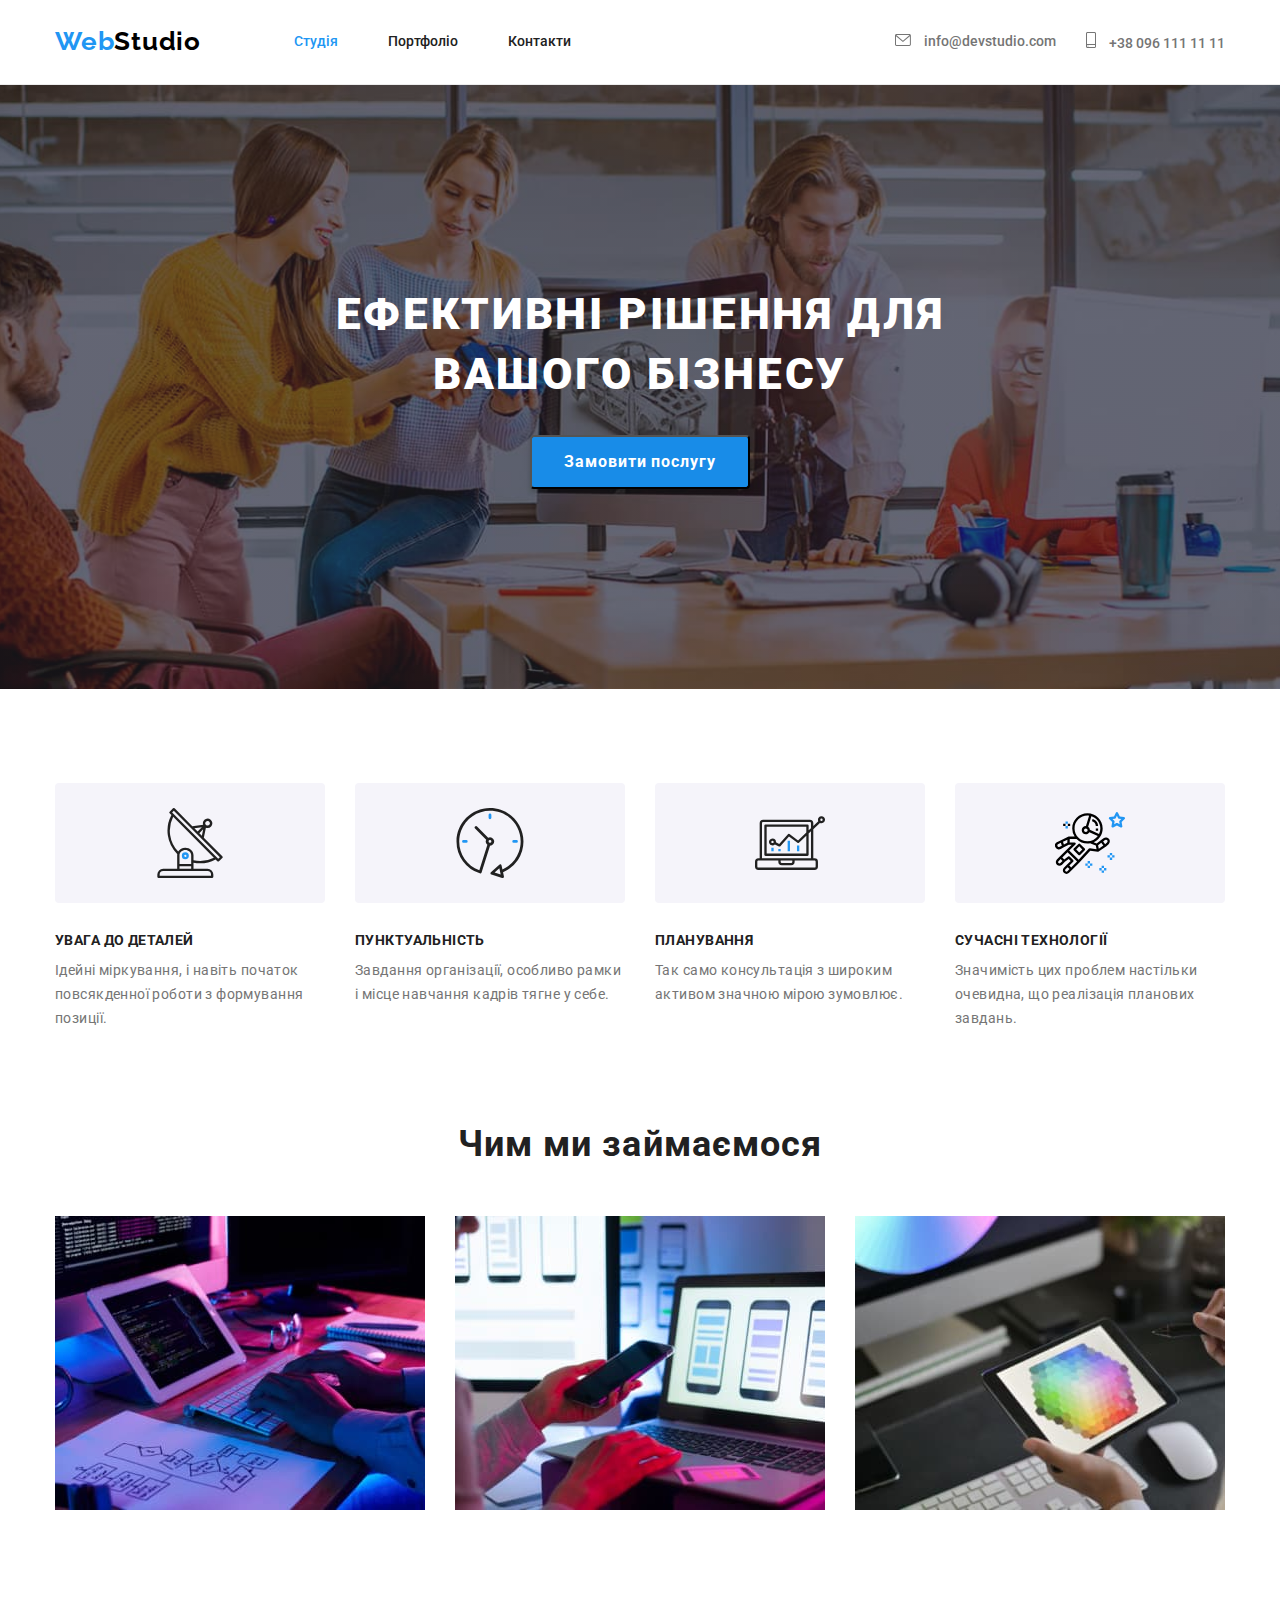
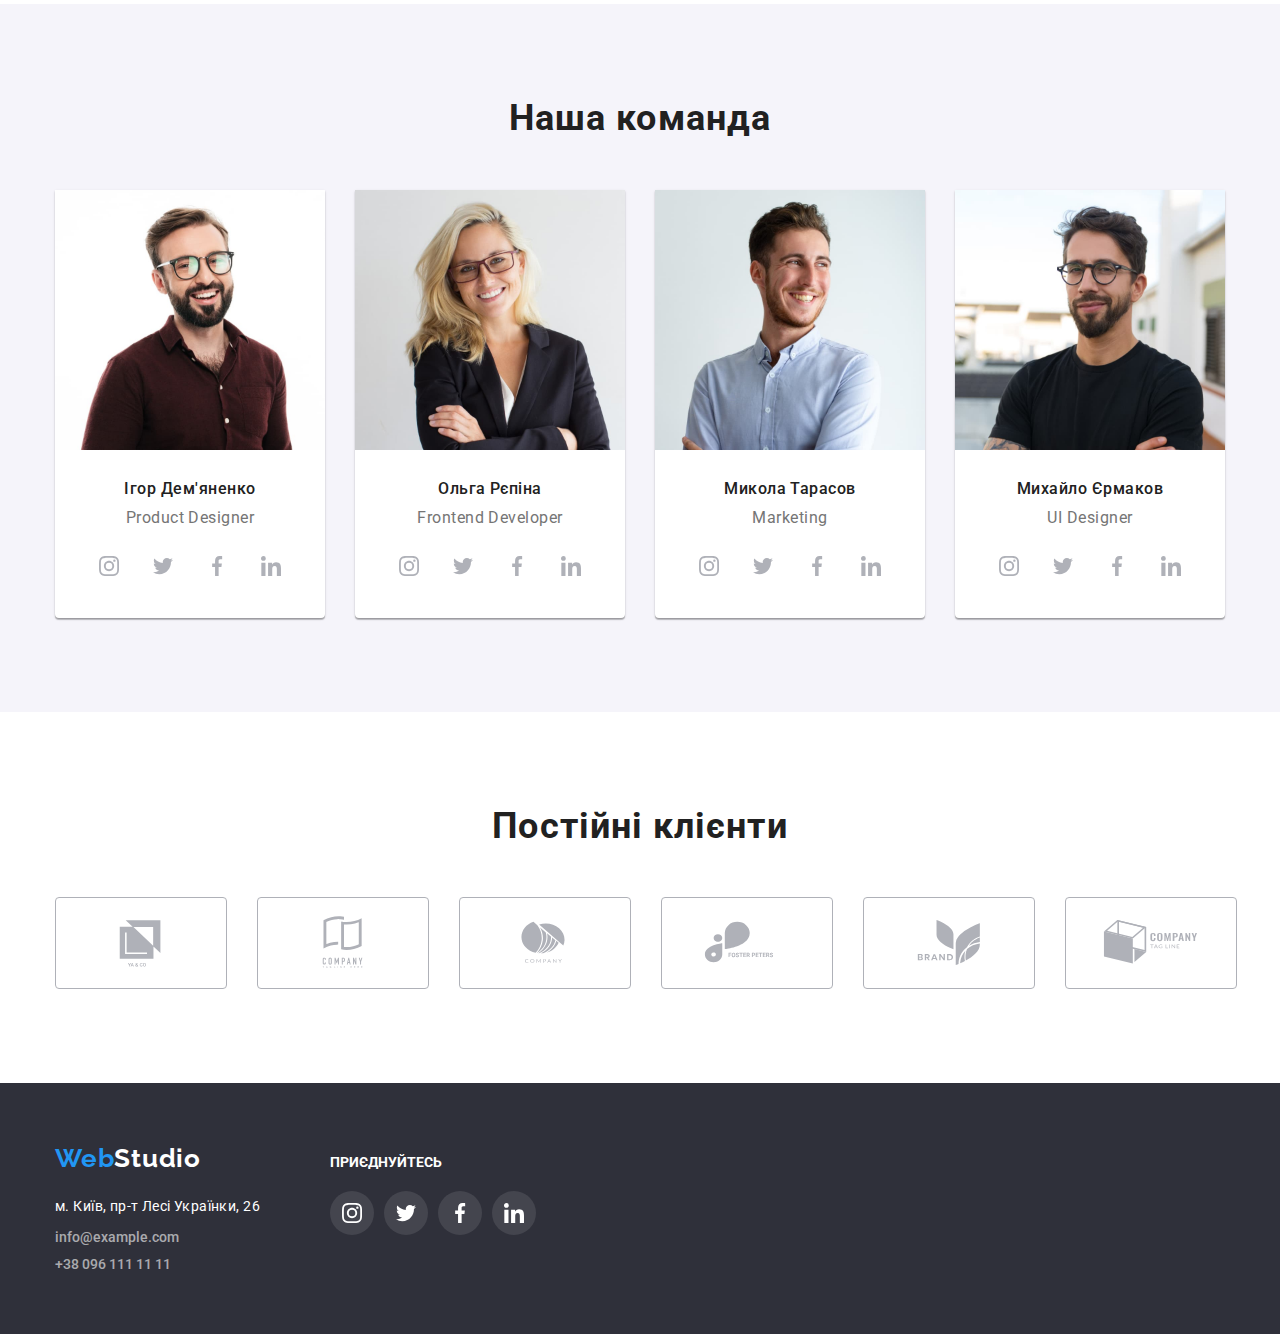
<file: index.html>
<!DOCTYPE html>
<html lang="uk">
<head>
    <meta charset="UTF-8">
    <meta http-equiv="X-UA-Compatible" content="IE=edge">
    <meta name="viewport" content="width=device-width, initial-scale=1.0">
    <link rel="preconnect" href="https://fonts.googleapis.com">
    <link rel="preconnect" href="https://fonts.gstatic.com" crossorigin>
    <link href="https://fonts.googleapis.com/css2?family=Raleway:wght@700&family=Roboto:wght@400;500;700;900&display=swap"
        rel="stylesheet">
        <link rel="stylesheet" href="./css/modern-normalize.css">
        <link rel="stylesheet" href="./css/styles.css">
    <title>WebStudio</title>
</head>
<body>
<!--Шапка-->
    <header class="page-header">
        <div class="container header-container">
    <a href="./index.html" class="header-logo"> <span class="logo-web">Web</span><span class="logo-studio">Studio</span></a>
    <nav class="navigation">
    <ul class="navigation-list list">
        <li class="navigation-link"> <a href="./index.html" class="link-current">Студія</a></li>
        <li class="navigation-link"> <a href="./portfolio.html">Портфоліо</a></li>
        <li class="navigation-link"> <a href="">Контакти</a></li>
    </ul>
</nav>
<ul class="contacts-list list">
    <li class="contacts-link"> 
        <a href="mailto:info@devstudio.com" class="mail">
            <svg class="icon-contact" width="16" height="12">
                <use href="./images/icons.svg#icon-envelope">
    </use>
                </svg>
                info@devstudio.com
            </a>
</li>
    <li class="contacts-link"> 
        <a href="tel:+380961111111" class="phone">
            <svg class="icon-contact" width="10" height="16">
                <use href="./images/icons.svg#icon-smartphone">
                </use>
            </svg>
            +38 096 111 11 11
        </a>
    </li>
</ul>
</div>
    </header>
<!--Герой-->
    <main>
        <section class="hero section">
            <div class="container">
            <h1 class="hero-text">Ефективні рішення для вашого бізнесу</h1>
            <button type="button" class="hero-btn">Замовити послугу</button>
            </div>
        </section>
<section class="testimonials section">
    <div class="container">
    <h2 class="visually-hidden">Правила роботи</h2>
    <ul class="testimonials-scroll list">
        <li class="testimonials-item">
            <div class="block-testimonials">
                <svg class="testimonials-icons" width="70" height="70">
                    <use href="./images/icons.svg#icon-antenna">
                    </use>
                </svg>
            </div>
            <h3 class="testimonials-text">Увага до деталей</h3>
            <p class="testimonials-description">Ідейні міркування, і навіть початок повсякденної роботи з формування позиції.</p>
        </li>
        <li class="testimonials-item">
            <div class="block-testimonials">
                <svg class="testimonials-icons" width="70" height="70">
                    <use href="./images/icons.svg#icon-clock">
                    </use>
                </svg>
            </div>
            <h3 class="testimonials-text">Пунктуальність</h3>
            <p class="testimonials-description">Завдання організації, особливо рамки і місце навчання кадрів тягне у себе.</p>
        </li>
        <li class="testimonials-item">
            <div class="block-testimonials">
                <svg class="testimonials-icons" width="70" height="70">
                    <use href="./images/icons.svg#icon-diagram">
                    </use>
                </svg>
            </div>
            <h3 class="testimonials-text">Планування</h3>
            <p class="testimonials-description">Так само консультація з широким активом значною мірою зумовлює.</p>
        </li>
        <li class="testimonials-item">
            <div class="block-testimonials">
                <svg class="testimonials-icons" width="70" height="70">
                    <use href="./images/icons.svg#icon-astronaut">
                    </use>
                </svg>
            </div>
            <h3 class="testimonials-text">Сучасні технології</h3>
            <p class="testimonials-description">Значимість цих проблем настільки очевидна, що реалізація планових завдань.</p>
        </li>
    </ul>
    </div>
</section>
<section class="about-projects section">
    <div class="container">
    <h2 class="about-sections">Чим ми займаємося</h2>
    <ul class="about-scroll list">
        <li class="about-item"><img src="./images/keyboard.jpg" alt="створення коду за макетом" width="370"></li>
        <li class="about-item"><img src="./images/cellphone.jpg" alt="виконання UX/UI дизайну" width="370"></li>
        <li class="about-item"><img src="./images/rgb.jpg" alt="підбір кольору за допомогою RGB" width="370"></li>  
</ul>
</div>
</section>
<section class="about-team section">
    <div class="container">
    <h2 class="about-sections">Наша команда</h2>
    <ul class="about-scroll list">
        <li class="team-item"> <img src="./images/team-member1.jpg" alt="Ігор Дем'яненко" width="270">
            <div class="team-description">
            <h3 class="about-names">Ігор Дем'яненко</h3>
        <p lang="en" class="about-jobs">Product Designer</p>
        <ul class="social-list list">
            <li class="teammate-social-item">
                <a href="" class="social-link">
                    <svg class="social-icon" width="20" height="20">
                        <use href="./images/icons.svg#icon-instagram"></use>
                    </svg>
                </a>
            </li>
            <li class="teammate-social-item">
                <a href="" class="social-link">
                    <svg class="social-icon" width="20" height="20">
                        <use href="./images/icons.svg#icon-twitter"></use>
                    </svg>
                </a>
            </li>
            <li class="teammate-social-item">
                <a href="" class="social-link">
                    <svg class="social-icon" width="20" height="20">
                        <use href="./images/icons.svg#icon-facebook"></use>
                    </svg>
                </a>
            </li>
            <li class="teammate-social-item">
                <a href="" class="social-link">
                    <svg class="social-icon" width="20" height="20">
                        <use href="./images/icons.svg#icon-linkedin"></use>
                    </svg>
                </a>
            </li>
        </ul>
    </div>
    </li>
    <li class="team-item"> <img src="./images/team-member2.jpg" alt="Ольга Рєпіна" width="270">
        <div class="team-description">
        <h3 class="about-names">Ольга Рєпіна</h3>
    <p lang="en" class="about-jobs">Frontend Developer</p>
    <ul class="social-list list">
        <li class="teammate-social-item">
            <a href="" class="social-link">
                <svg class="social-icon" width="20" height="20">
                    <use href="./images/icons.svg#icon-instagram"></use>
                </svg>
            </a>
        </li>
        <li class="teammate-social-item">
            <a href="" class="social-link">
                <svg class="social-icon" width="20" height="20">
                    <use href="./images/icons.svg#icon-twitter"></use>
                </svg>
            </a>
        </li>
        <li class="teammate-social-item">
            <a href="" class="social-link">
                <svg class="social-icon" width="20" height="20">
                    <use href="./images/icons.svg#icon-facebook"></use>
                </svg>
            </a>
        </li>
        <li class="teammate-social-item">
            <a href="" class="social-link">
                <svg class="social-icon" width="20" height="20">
                    <use href="./images/icons.svg#icon-linkedin"></use>
                </svg>
            </a>
        </li>
    </ul>
</div>
</li>
    <li class="team-item"><img src="./images/team-member3.jpg" alt="Микола Тарасов" width="270">
        <div class="team-description">
        <h3 class="about-names">Микола Тарасов</h3>
    <p lang="en" class="about-jobs">Marketing</p>
    <ul class="social-list list">
        <li class="teammate-social-item">
            <a href="" class="social-link">
                <svg class="social-icon" width="20" height="20">
                    <use href="./images/icons.svg#icon-instagram"></use>
                </svg>
            </a>
        </li>
        <li class="teammate-social-item">
            <a href="" class="social-link">
                <svg class="social-icon" width="20" height="20">
                    <use href="./images/icons.svg#icon-twitter"></use>
                </svg>
            </a>
        </li>
        <li class="teammate-social-item">
            <a href="" class="social-link">
                <svg class="social-icon" width="20" height="20">
                    <use href="./images/icons.svg#icon-facebook"></use>
                </svg>
            </a>
        </li>
        <li class="teammate-social-item">
            <a href="" class="social-link">
                <svg class="social-icon" width="20" height="20">
                    <use href="./images/icons.svg#icon-linkedin"></use>
                </svg>
            </a>
        </li>
    </ul>
</div>
</li>
    <li class="team-item"><img src="./images/team-member4.jpg" alt="Михайло Єрмаков" width="270">
        <div class="team-description">
        <h3 class="about-names">Михайло Єрмаков</h3>
    <p lang="en" class="about-jobs">UI Designer</p>
    <ul class="social-list list">
        <li class="teammate-social-item">
            <a href="" class="social-link">
                <svg class="social-icon" width="20" height="20">
                    <use href="./images/icons.svg#icon-instagram"></use>
                </svg>
            </a>
        </li>
        <li class="teammate-social-item">
            <a href="" class="social-link">
                <svg class="social-icon" width="20" height="20">
                    <use href="./images/icons.svg#icon-twitter"></use>
                </svg>
            </a>
        </li>
        <li class="teammate-social-item">
            <a href="" class="social-link">
                <svg class="social-icon" width="20" height="20">
                    <use href="./images/icons.svg#icon-facebook"></use>
                </svg>
            </a>
        </li>
        <li class="teammate-social-item">
            <a href="" class="social-link">
                <svg class="social-icon" width="20" height="20">
                    <use href="./images/icons.svg#icon-linkedin"></use>
                </svg>
            </a>
        </li>
    </ul>
</div>
</li>
    </ul>
    </div>
</section>
<!--Постоянные клиенты-->
<section class="clients section">
    <div class="container">
        <h2 class="about-sections">Постійні клієнти</h2>
        <ul class="our-clients list">
            <li class="logo-item"> 
                <a href="" class="clients-logo">
                    <svg class="clients-icon" width="106" height="60">
                    <use href="./images/icons.svg#icon-Client-1">
                    </use>
                    </svg>
                    </a>
            </li>
            <li class="logo-item"> 
                <a href="" class="clients-logo">
                    <svg class="clients-icon" width="106" height="60">
                    <use href="./images/icons.svg#icon-Client-2">
                    </use>
                    </svg>
                    </a>
            </li>
            <li class="logo-item"> 
                <a href="" class="clients-logo">
                    <svg class="clients-icon" width="106" height="60">
                    <use href="./images/icons.svg#icon-Client-3">
                    </use>
                    </svg>
                    </a>
            </li>
            <li class="logo-item"> 
                <a href="" class="clients-logo">
                    <svg class="clients-icon" width="106" height="60">
                    <use href="./images/icons.svg#icon-Client-4">
                    </use>
                    </svg>
                    </a>
                <li class="logo-item"> 
                    <a href="" class="clients-logo">
                        <svg class="clients-icon" width="106" height="60">
                        <use href="./images/icons.svg#icon-Client-5">
                        </use>
                        </svg>
                        </a>
                    <li class="logo-item">
                        <a href="" class="clients-logo">
                            <svg class="clients-icon" width="106" height="60">
                            <use href="./images/icons.svg#icon-Client-6">
                            </use>
                            </svg>
                            </a>
            </li>
        </ul>
    </div>
</section>
    </main>
    <footer class="page-footer">
        <div class="container footer-content">
            <div class="footer-container">
            <a href="./index.html" class="footer-logo"> <span class="footer-web">Web</span><span class="footer-studio">Studio</span></a>
            <address class="contact-address">
                <ul class="footer-contacts-list">
                    <li class="footer-contact-item list">
                        <a href="https://goo.gl/maps/eDtE6KMM95kPjkAP6" target="_blank" rel="noopener noreferrer"
                            class="map-link link">м. Київ, пр-т Лесі Українки, 26</a>
                    </li>
                    <li class="footer-contact-item list">
                        <a href="mailto:info@example.com" class="footer-contact-link link">info@example.com</a>
                    </li>
                    <li class="footer-contact-item list">
                        <a href="tel:+380991111111" class="footer-contact-link link">+38 096 111 11 11</a>
                    </li>
                </ul>
            </address>
        </div>
        <div class="footer-social">
            <h2 class="footer-social-title">приєднуйтесь</h2>
            <ul class="footer-social-list list">
                <li class="footer-social-item">
                    <a href="" class="footer-social-link social-link">
                        <svg class="footer-social-icon social-icon" width="20" height="20">
                            <use href="./images/icons.svg#icon-instagram"></use>
                        </svg>
                    </a>
                </li>
                <li class="footer-social-item">
                    <a href="" class="footer-social-link social-link">
                        <svg class="footer-social-icon social-icon" width="20" height="20">
                            <use href="./images/icons.svg#icon-twitter"></use>
                        </svg>
                    </a>
                </li>
                <li class="footer-social-item">
                    <a href="" class="footer-social-link social-link">
                        <svg class="footer-social-icon social-icon" width="20" height="20">
                            <use href="./images/icons.svg#icon-facebook"></use>
                        </svg>
                    </a>
                </li>
                <li class="footer-social-item">
                    <a href="" class="footer-social-link social-link">
                        <svg class="footer-social-icon social-icon" width="20" height="20">
                            <use href="./images/icons.svg#icon-linkedin"></use>
                        </svg>
                    </a>
                </li>
            </ul>
        </div>
        </div>
    </footer>
</body>
</html>
</file>
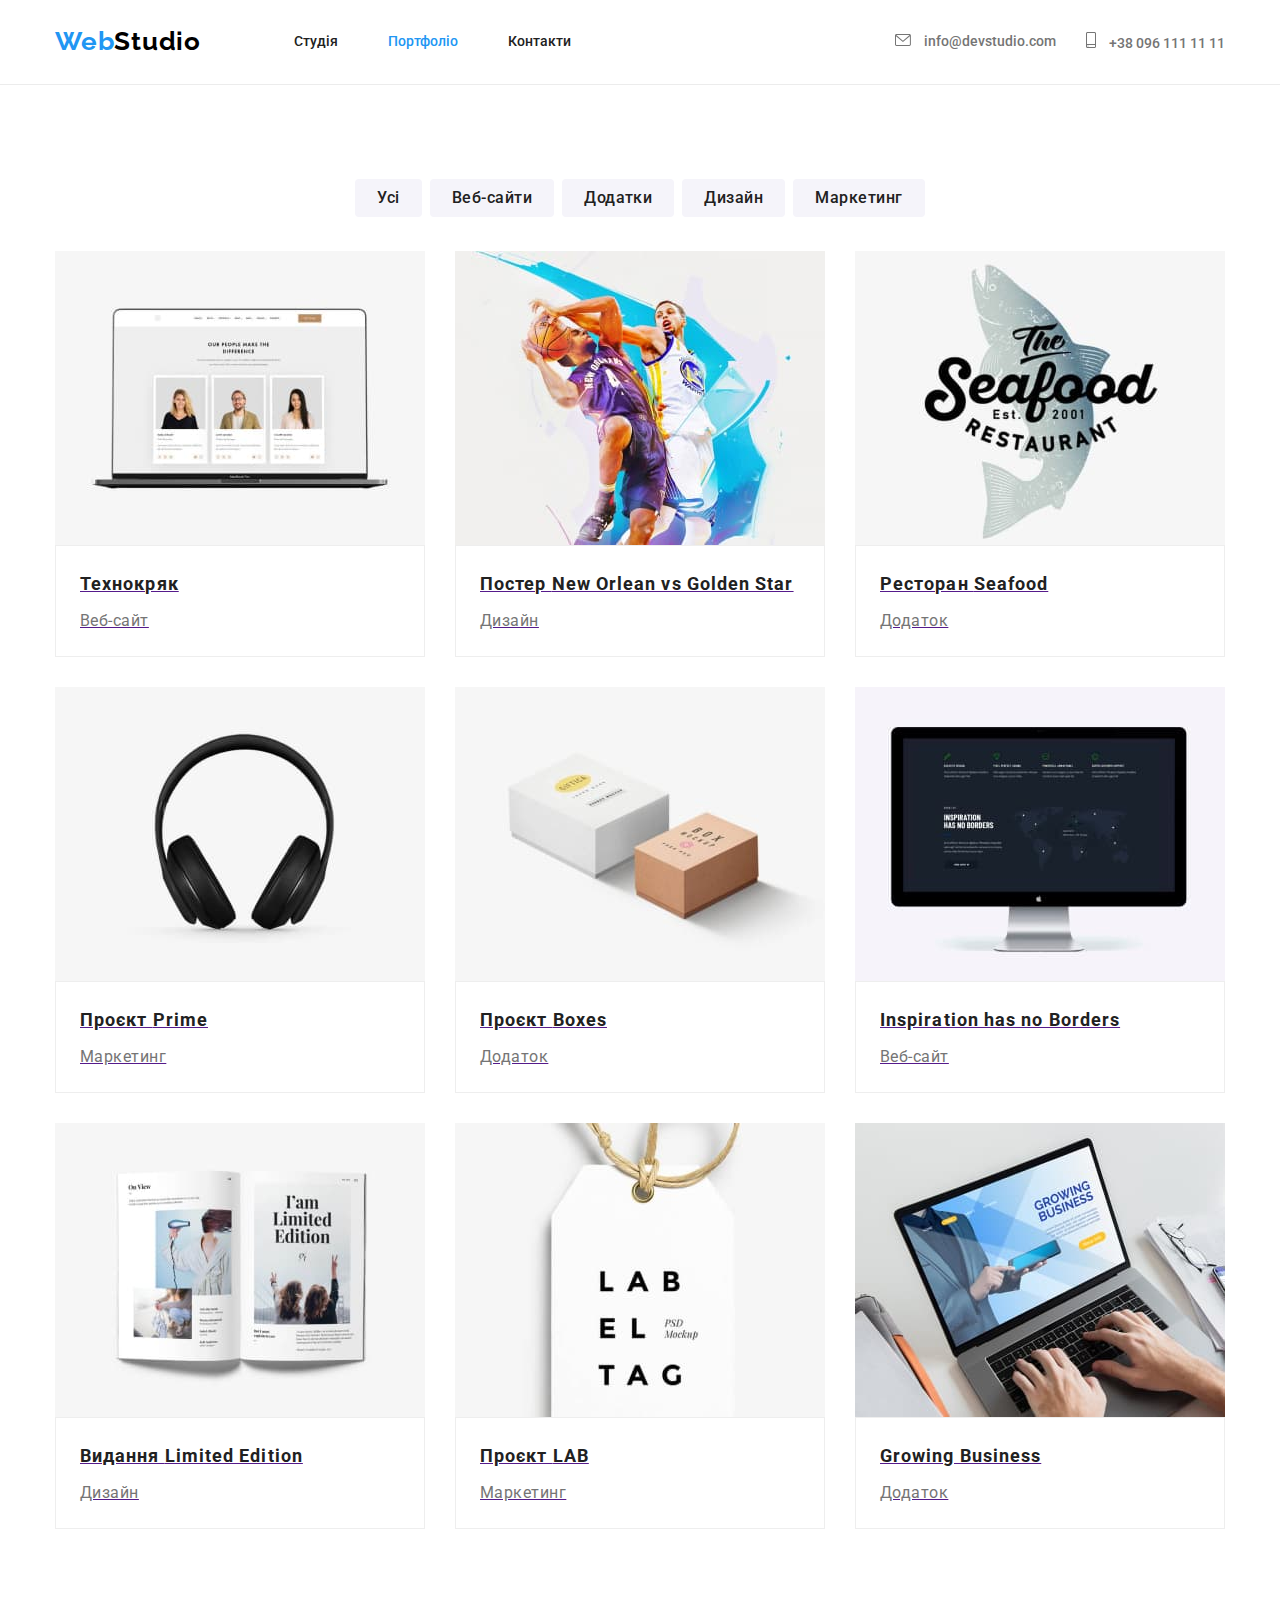
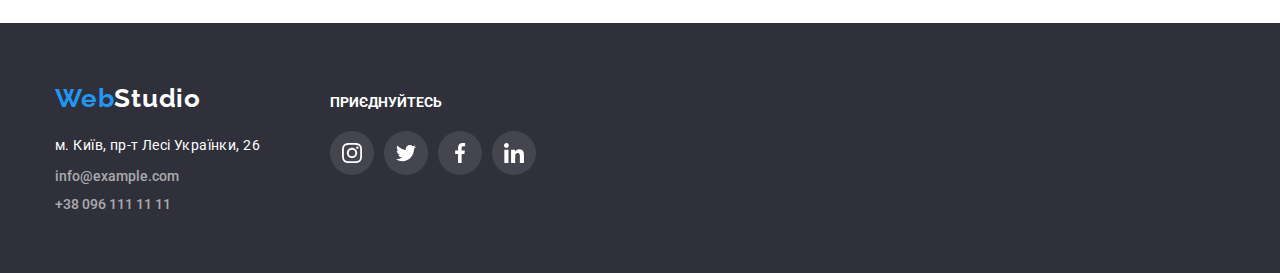
<file: portfolio.html>
<!DOCTYPE html>
<html lang="uk">

<head>
    <meta charset="UTF-8">
    <meta http-equiv="X-UA-Compatible" content="IE=edge">
    <meta name="viewport" content="width=device-width, initial-scale=1.0">
    <link rel="preconnect" href="https://fonts.googleapis.com">
    <link rel="preconnect" href="https://fonts.gstatic.com" crossorigin>
    <link href="https://fonts.googleapis.com/css2?family=Raleway:wght@700&family=Roboto:wght@400;500;700;900&display=swap"
        rel="stylesheet">
        <link rel="stylesheet" href="./css/modern-normalize.css">
        <link rel="stylesheet" href="./css/styles.css">
    <title>Portfolio</title>
</head>

<body>
    <!--Шапка-->
    <header class="page-header">
        <div class="container header-container">
            <a href="./index.html" class="header-logo"> <span class="logo-web">Web</span><span
                    class="logo-studio">Studio</span></a>
            <nav class="navigation">
                <ul class="navigation-list list">
                    <li class="navigation-link"> <a href="./index.html">Студія</a></li>
                    <li class="navigation-link"> <a href="./portfolio.html" class="link-current">Портфоліо</a></li>
                    <li class="navigation-link"> <a href="">Контакти</a></li>
                </ul>
            </nav>
            <ul class="contacts-list list">
                <li class="contacts-link">
                    <a href="mailto:info@devstudio.com" class="mail">
                        <svg class="icon-contact" width="16" height="12">
                            <use href="./images/icons.svg#icon-envelope">
                            </use>
                        </svg>
                        info@devstudio.com
                    </a>
                </li>
                <li class="contacts-link">
                    <a href="tel:+380961111111" class="phone">
                        <svg class="icon-contact" width="10" height="16">
                            <use href="./images/icons.svg#icon-smartphone">
                            </use>
                        </svg>
                        +38 096 111 11 11
                    </a>
                </li>
            </ul>
        </div>
    </header>
    <main>
        <section class="filters section">
            <div class="container">
            <h1 class="visually-hidden">Фільтри</h1>
<ul class="filters-list list">
    <li class="filters-item"> <button type="button" class="filters-btn">Усі</button></li>
   <li class="filters-item"> <button type="button" class="filters-btn">Веб-сайти</button></li>
    <li class="filters-item"> <button type="button" class="filters-btn">Додатки</button></li>
    <li class="filters-item"> <button type="button" class="filters-btn">Дизайн</button></li>
   <li class="filters-item"> <button type="button" class="filters-btn">Маркетинг</button></li>
</ul>
<ul class="project list">
    <li class="project-list"> 
        <a href="" class="project-item"><img src="./images/screen.jpg" alt="Розділ команди веб-сайту" width="370"> 
        <div class="project-description">
        <h2 class="project-name">Технокряк</h2> 
        <p class="project-type">Веб-сайт</p> 
        </div>
        </a>
    </li>
    <li class="project-list"> 
        <a href="" class="project-item"><img src="./images/basketball-players.jpg" alt="Два гравці баскетбольних команд із м'ячем" width="370"> 
        <div class="project-description">
        <h2 class="project-name">Постер <span lang="en">New Orlean vs Golden Star</span></h2> 
        <p class="project-type">Дизайн</p> 
        </div>
        </a>
    </li>
    <li class="project-list"> 
        <a href="" class="project-item"><img src="./images/label.jpg" alt="Банер ресторану морської їжі" width="370"> 
        <div class="project-description">
        <h2 class="project-name">Ресторан <span lang="en">Seafood</span></h2> 
        <p class="project-type">Додаток</p> 
        </div>
        </a>
    </li>
    <li class="project-list"> 
        <a href="" class="project-item"><img src="./images/headphones.jpg" alt="Чорні навушники" width="370"> 
        <div class="project-description">
        <h2 class="project-name">Проєкт <span lang="en">Prime</span></h2> 
        <p class="project-type">Маркетинг</p> 
        </div>
        </a>
    </li>
    <li class="project-list"> 
        <a href="" class="project-item"><img src="./images/boxes.jpg" alt="Дві коробки" width="370"> 
        <div class="project-description">
        <h2 class="project-name">Проєкт <span lang="en">Boxes</span></h2> 
        <p class="project-type">Додаток</p> 
        </div>
        </a>
    </li>
    <li class="project-list"> 
        <a href="" class="project-item"><img src="./images/tv.jpg" alt="Домашня сторінка вебсайту" width="370"> 
        <div class="project-description">
        <h2 lang="en" class="project-name">Inspiration has no Borders</h2> 
        <p class="project-type">Веб-сайт</p> 
        </div>
        </a>
    </li>
    <li class="project-list"> 
        <a href="" class="project-item"><img src="./images/book.jpg" alt="Буклет дизайнерської компанії" width="370"> 
        <div class="project-description">
        <h2 class="project-name">Видання <span lang="en">Limited Edition</span></h2> 
        <p class="project-type">Дизайн</p> 
        </div>
        </a>
    </li>
    <li class="project-list"> 
        <a href="" class="project-item"><img src="./images/tag.jpg" alt="Ярлик із написом" width="370"> 
        <div class="project-description">
        <h2 class="project-name">Проєкт <span lang="en">LAB</span></h2> 
        <p class="project-type">Маркетинг</p> 
        </div>
        </a>
    </li>
    <li class="project-list"> 
        <a href="" class="project-item"><img src="./images/laptop.jpg" alt="Вхід в додаток з комп'ютера" width="370"> 
        <div class="project-description">
        <h2 lang="en" class="project-name">Growing Business</h2> 
        <p class="project-type">Додаток</p> 
        </div>
        </a>
    </li>
</ul>
</div>
        </section>
    </main>
    <footer class="page-footer">
        <div class="container footer-content">
            <div class="footer-container">
                <a href="./index.html" class="footer-logo"> <span class="footer-web">Web</span><span
                        class="footer-studio">Studio</span></a>
                <address class="contact-address">
                    <ul class="footer-contacts-list">
                        <li class="footer-contact-item list">
                            <a href="https://goo.gl/maps/eDtE6KMM95kPjkAP6" target="_blank" rel="noopener noreferrer"
                                class="map-link link">м. Київ, пр-т Лесі Українки, 26</a>
                        </li>
                        <li class="footer-contact-item list">
                            <a href="mailto:info@example.com" class="footer-contact-link link">info@example.com</a>
                        </li>
                        <li class="footer-contact-item list">
                            <a href="tel:+380991111111" class="footer-contact-link link">+38 096 111 11 11</a>
                        </li>
                    </ul>
                </address>
            </div>
            <div class="footer-social">
                <h2 class="footer-social-title">приєднуйтесь</h2>
                <ul class="footer-social-list list">
                    <li class="footer-social-item">
                        <a href="" class="footer-social-link social-link">
                            <svg class="footer-social-icon social-icon" width="20" height="20">
                                <use href="./images/icons.svg#icon-instagram"></use>
                            </svg>
                        </a>
                    </li>
                    <li class="footer-social-item">
                        <a href="" class="footer-social-link social-link">
                            <svg class="footer-social-icon social-icon" width="20" height="20">
                                <use href="./images/icons.svg#icon-twitter"></use>
                            </svg>
                        </a>
                    </li>
                    <li class="footer-social-item">
                        <a href="" class="footer-social-link social-link">
                            <svg class="footer-social-icon social-icon" width="20" height="20">
                                <use href="./images/icons.svg#icon-facebook"></use>
                            </svg>
                        </a>
                    </li>
                    <li class="footer-social-item">
                        <a href="" class="footer-social-link social-link">
                            <svg class="footer-social-icon social-icon" width="20" height="20">
                                <use href="./images/icons.svg#icon-linkedin"></use>
                            </svg>
                        </a>
                    </li>
                </ul>
            </div>
        </div>
    </footer>
    </body>
    
    </html>
</file>
<file: css/styles.css>
:root {
    --primary-color: #ffffff;
    /*Цвет #212121 для ссылок вверху слева, кнопок, названий разделов и заглавий*/
    --title-color: #212121;
    --first-background-color: #2f303a;
    /*Цвет #757575 для контактов вверху справа и описательной части текста*/
    --contacts-list-color: #757575;
    --accent-color: #2196f3;
    --secondary-color: #000000;
    --footer-contact-color: rgba(255, 255, 255, 0.6);
    --border-solid-color: #eeeeee;
    --border-bottom-color: #ececec;
    --about-team-background-color: #f5f4fa;
    --hero-button-background-color: #188CE8;
    --our-clients-logo-color: #AFB1B8;
}
body {
    font-family: 'Roboto', sans-serif;
    background-color: var(--primary-color);
    color: var(--title-color);
}
.list {
    list-style: none;
}
p,
h1,
h2,
h3,
h4,
h5,
h6,
ul {
    margin: 0;
}
ul {
    padding: 0;
}
img {
    display: block;
    max-width: 100%;
    height: auto;
}
.section {
    padding: 94px 0;
}
.container {
    width: 1200px;
    padding: 0 15px;
    margin: 0 auto;
}
/*Шапка*/
.page-header {
    border-bottom: 1px solid var(--border-bottom-color);
}
.header-container {
display: flex;
align-items: center;
}
/*Логотип*/
.header-logo {
    font-family: Raleway;
    font-weight: 700;
    font-size: 26px;
    line-height: 1.2;
    letter-spacing: 0.03em;
    text-decoration: none;
    display: block;
    padding: 25px 0;
}
.logo-web {
color: var(--accent-color);
}
.logo-studio {
color: var(--secondary-color);
}
/*Коробочка для ссылок*/
.navigation {
    margin-left: 93px;
}
/*Коробочка для ссылок слева*/
.navigation-list {
display: flex;
align-items: center;
}
.navigation-list .link-current{
color: var(--accent-color);
}
/*Ссылки в шапке*/
.navigation-link a{
    font-weight: 500;
    font-size: 14px;
    line-height: 1.14;
    color: var(--title-color);
    text-decoration: none;
    display: block;
    padding: 32px 0;
}
.navigation-list .navigation-link:not(:last-child) {
    margin-right: 50px;
}
/*Коробочка для контактов справа*/
.contacts-list {
    display: flex;
    align-items: center;
    margin-left: auto;
}
.contacts-link:not(:last-child) {
    margin-right: 30px;
}
.icon-contact {
    margin-right: 10px;
    fill: currentColor;
    align-items: center;
}
.icon-contact:hover {
    fill: var(--accent-color);
}
.contact-item:not(:last-child) {
    margin-right: 50px;
}
.current {
    color: var(--accent-color);
}
.contact-link:hover,
.contact-link:focus {
    color: var(--accent-color);
}
/*Контакты в шапке*/
.contacts-link a{
    font-weight: 500;
    font-size: 14px;
    line-height: 1.14;
    color: var(--contacts-list-color);
    text-decoration: none;
    display: block;
    padding: 32px 0;
}
/*Настройка hover и focus*/
.navigation-list a:hover,
.navigation-list a:focus,
.contact-detail a:hover,
.contact-detail a:focus,
.contacts-list a:hover,
.contacts-list a:focus
{
    color: var(--accent-color);
}
.hero-btn:hover,
.hero-btn:focus {
    background-color: var(--accent-color);
    color: var(--primary-color)
}
.filters-btn:hover,
.filters-btn:focus {
    background-color: var(--accent-color);
    color: var(--primary-color);
    box-shadow: 0px 3px 1px rgba(0, 0, 0, 0.1), 0px 1px 2px rgba(0, 0, 0, 0.08),
            0px 2px 2px rgba(0, 0, 0, 0.12);
}
/*Коробочка "Герой"*/
.hero {
    background-color: var(--first-background-color);
    padding: 200px 0;
    text-align: center;
    background-image: linear-gradient(rgba(47, 48, 58, 0.4),
                rgba(47, 48, 58, 0.4)),
            url(../images/hero-image.jpg);
        background-position: center;
        background-repeat: no-repeat;
        background-size: cover;
        max-width: 1600px;
        margin: 0 auto;
}
/*Название героя*/
.hero-text {
    font-weight: 900;
    font-size: 44px;
    line-height: 1.36;
    text-align: center;
    letter-spacing: 0.06em;
    text-transform: uppercase;
    color: var(--primary-color);
    margin: 0 auto 30px;
    width: 696px;
}
/*Кнопка заказа в разделе герой*/
.hero-btn {
    cursor: pointer;
    font-family: inherit;
    font-weight: 700;
    font-size: 16px;
    line-height: 1.88;
    text-align: center;
    letter-spacing: 0.06em;
    padding: 10px 32px;
    background-color: var(--hero-button-background-color);
    color: var(--primary-color);
    border-radius: 4px;
    box-shadow: 0px 4px 4px rgba(0, 0, 0, 0.15);
}
/*Коробочка "Правила работы"*/
/*Скрыть название "Правила работы" в разделе студии и "Фильтры" в разделе портфолио*/
.visually-hidden {
    position: absolute;
    white-space: nowrap;
    width: 1px;
    height: 1px;
    overflow: hidden;
    border: 0;
    padding: 0;
    clip: rect(0 0 0 0);
    clip-path: inset(50%);
    margin: -1px;
}
/*Коробочка для правила*/
.testimonials-scroll {
    display: flex;
}
.testionials.item {
        font-weight: normal;
        font-size: 14px;
        line-height: 1.71;
        letter-spacing: 0.03em;
        color: var(--contacts-list-color);
        align-items: center;
}
.testimonials-item:not(:last-child) {
    margin-right: 30px;
}
.block-testimonials {
    background-color: var(--about-team-background-color);
    display: flex;
    height: 120px;
    align-items: center;
    justify-content: center;
    margin-bottom: 30px;
    border-radius: 4px;
}
.testimonials-icons {
    align-items: center;
}
/*Название правил*/
.testimonials-text {
    font-weight: 700;
    font-size: 14px;
    line-height: 1.14;
    letter-spacing: 0.03em;
    text-transform: uppercase;
    color: var(--title-color);
    margin: 0 0 10px 0;
}
/*Описание правил*/
.testimonials-description {
    font-size: 14px;
    line-height: 1.71;
    letter-spacing: 0.03em;
    color: var(--contacts-list-color);
    width: 270px;
}
/*Коробочка "Чем мы занимаемся"*/
.about-projects {
    padding: 0 0 94px 0;
}
/*Название "Чем мы занимаемся""*/
.about-sections {
    font-weight: 700;
    font-size: 36px;
    line-height: 1.16;
    text-align: center;
    letter-spacing: 0.03em;
    color: var(--title-color);
    margin-bottom: 50px;
}
.about-scroll {
    display: flex;
}
.about-item {
    align-items: center;
}
.about-item:not(:last-child) {
    margin-right: 30px;
}
/*Коробочка "Наша команда"*/
.about-team {
background-color: var(--about-team-background-color);
}
.team-item {
    box-shadow: 0px 1px 3px rgba(0, 0, 0, 0.12), 0px 1px 1px rgba(0, 0, 0, 0.14),
        0px 2px 1px rgba(0, 0, 0, 0.2);
    border-radius: 0px 0px 4px 4px;
    background-color: var(--primary-color);
}
.team-item:not(:last-child) {
    margin-right: 30px;
}
.team-description {
    text-align: center;
    padding: 30px 0;
}
/*Имена сотрудников*/
.about-names {
    font-size: 16px;
    font-weight: 500;
    line-height: 1.18;
    text-align: center;
    letter-spacing: 0.03em;
    color: var(--title-color);
    margin-bottom: 10px;
}
/*Должности сотрудников*/
.about-jobs {
    line-height: 1.18;
    text-align: center;
    letter-spacing: 0.03em;
    color: var(--contacts-list-color);
}
.social-list {
    display: flex;
    justify-content: center;
    margin-top: 16px;
}
.teammate-social-item {
        width: 44px;
        height: 44px;
        background-color: var(--primary-color);
}
.teammate-social-item+.teammate-social-item {
        margin-left: 10px;
 }
 .social-link {
        display: flex;
        align-items: center;
        justify-content: center;
        width: 100%;
        height: 100%;
        color: var(--our-clients-logo-color);
        border-radius: 50%;
        background-color: var(--primary-color);
 }
 .social-link:hover,
 .social-link:focus {
     background-color: var(--accent-color);
     color: var(--primary-color);
 }
 .social-icon {
     fill: currentColor;
 }
/*Постоянные клиенты*/
.our-clients {
    display: flex;
}
.logo-item {
    width: 172px;
    height: 92px;
}
.clients-logo {
    display: flex;
    align-items: center;
    justify-content: center;
    border: 1px solid var(--our-clients-logo-color);
    border-radius: 4px;
    box-sizing: border-box;
    color: var(--our-clients-logo-color);
    padding: 16px 32px;
    width: 100%;
    height: 100%;
}
.logo-item:not(:last-child) {
    margin-right: 30px;
}
.clients-logo:hover,
.clients-logo:focus {
    color: var(--accent-color);
    border: 1px solid var(--accent-color);
}
.clients-icon {
    fill: currentColor;
}
.clients-icon:hover,
.clients-icon:focus {
    color: var(--accent-color)
}
/*Футер*/
.page-footer {
background-color: var(--first-background-color);
padding: 60px 0;
}
.footer-content {
    display: flex;
    align-items:baseline;
}
.footer-logo {
    font-family: Raleway;
    font-weight: 700;
    font-size: 26px;
    line-height: 1.2;
    letter-spacing: 0.03em;
    text-decoration: none;
}
.footer-web {
    color: var(--accent-color);
}
.footer-studio {
    color: var(--primary-color);
}
/*Адрес в футере*/
.footer-contacts-list {
    display: block;
}
.contact-address {
    font-style: normal;
    margin-top: 20px;
}
.footer-contact-link {
    font-weight: 500;
    font-size: 14px;
    line-height: 1.33;
    color: var(--footer-contact-color);
    text-decoration: none;
}
.footer-contact-link:hover,
.footer-contact-link:focus {
    color: var(--accent-color);
}
.map-link {
    font-size: 14px;
    line-height: 1.71;
    letter-spacing: 0.03em;
    color: var(--primary-color);
    text-decoration: none;
}
.map-link:hover,
.map-link:focus {
    color: var(--accent-color);
}
.footer-contact-item +.footer-contact-item {
    margin-top: 9px;
}
.footer-social {
    margin-left: 70px;
}
.footer-social-title {
        font-size: 14px;
        line-height: 1.14;
        text-align: left;
        letter-spacing: 3%;
        text-transform: uppercase;
        color: var(--primary-color);
        margin-bottom: 20px;
}
.footer-social-list {
    display: flex;
    padding: 0;
}
.footer-social-item {
    width: 44px;
    height: 44px;
}
.footer-social-item:not(:last-child) {
    margin-right: 10px;
}
.footer-social-icon {
    fill: currentColor;
}
.footer-social-link {
    display: flex;
    align-items: center;
    justify-content: center;
    width: 100%;
    height: 100%;
    color: var(--primary-color);
    border-radius: 50%;
    background-color: rgba(255, 255, 255, 0.1);
}
/*Страница портфолио*/
/*Секция с кнопками фильтра*/
.filters-list {
    display: flex;
    justify-content: center;
    margin-bottom: 34px;
}
/*Кнопки фильтра*/
.filters-btn {
    cursor: pointer;
    font-family: inherit;
    font-weight: 500;
    font-size: 16px;
    line-height: 1.62;
    text-align: center;
    letter-spacing: 0.03em;
    color: var(--title-color);
    background-color: var(--about-team-background-color);
    padding: 6px 22px;
    border-radius: 4px;
    border: none;
}
.filters-item:not(:last-child) {
    margin-right: 8px;
}
/*Секция с перечнем проектов*/
.project {
    display: flex;
    flex-wrap: wrap;
}
/*Коробочка для проектов*/
.project-list {
    background: var(--primary-color);
}
.project-list:not(:nth-child(3n)) {
    margin-right: 30px;
}
.project-list:not(:nth-last-child(-n + 3)) {
    margin-bottom: 30px;
}
.project-item {
    display: block;
}
.project-item:hover {
    box-shadow: 0px 1px 1px rgba(0, 0, 0, 0.12), 0px 4px 4px rgba(0, 0, 0, 0.06),
            1px 4px 6px rgba(0, 0, 0, 0.16);
}
.project-description {
    padding: 20px 24px;
    border-top: none;
    border: 1px solid var(--border-solid-color);
}
/*Название проекта*/
.project-name {
    font-weight: 700;
    font-size: 18px;
    line-height: 2;
    letter-spacing: 0.06em;
    color: var(--title-color);
}
/*Тип проекта*/
.project-type {
    line-height: 1.88;
    letter-spacing: 0.03em;
    color: var(--contacts-list-color);
    margin-top: 4px;
}
</file>
